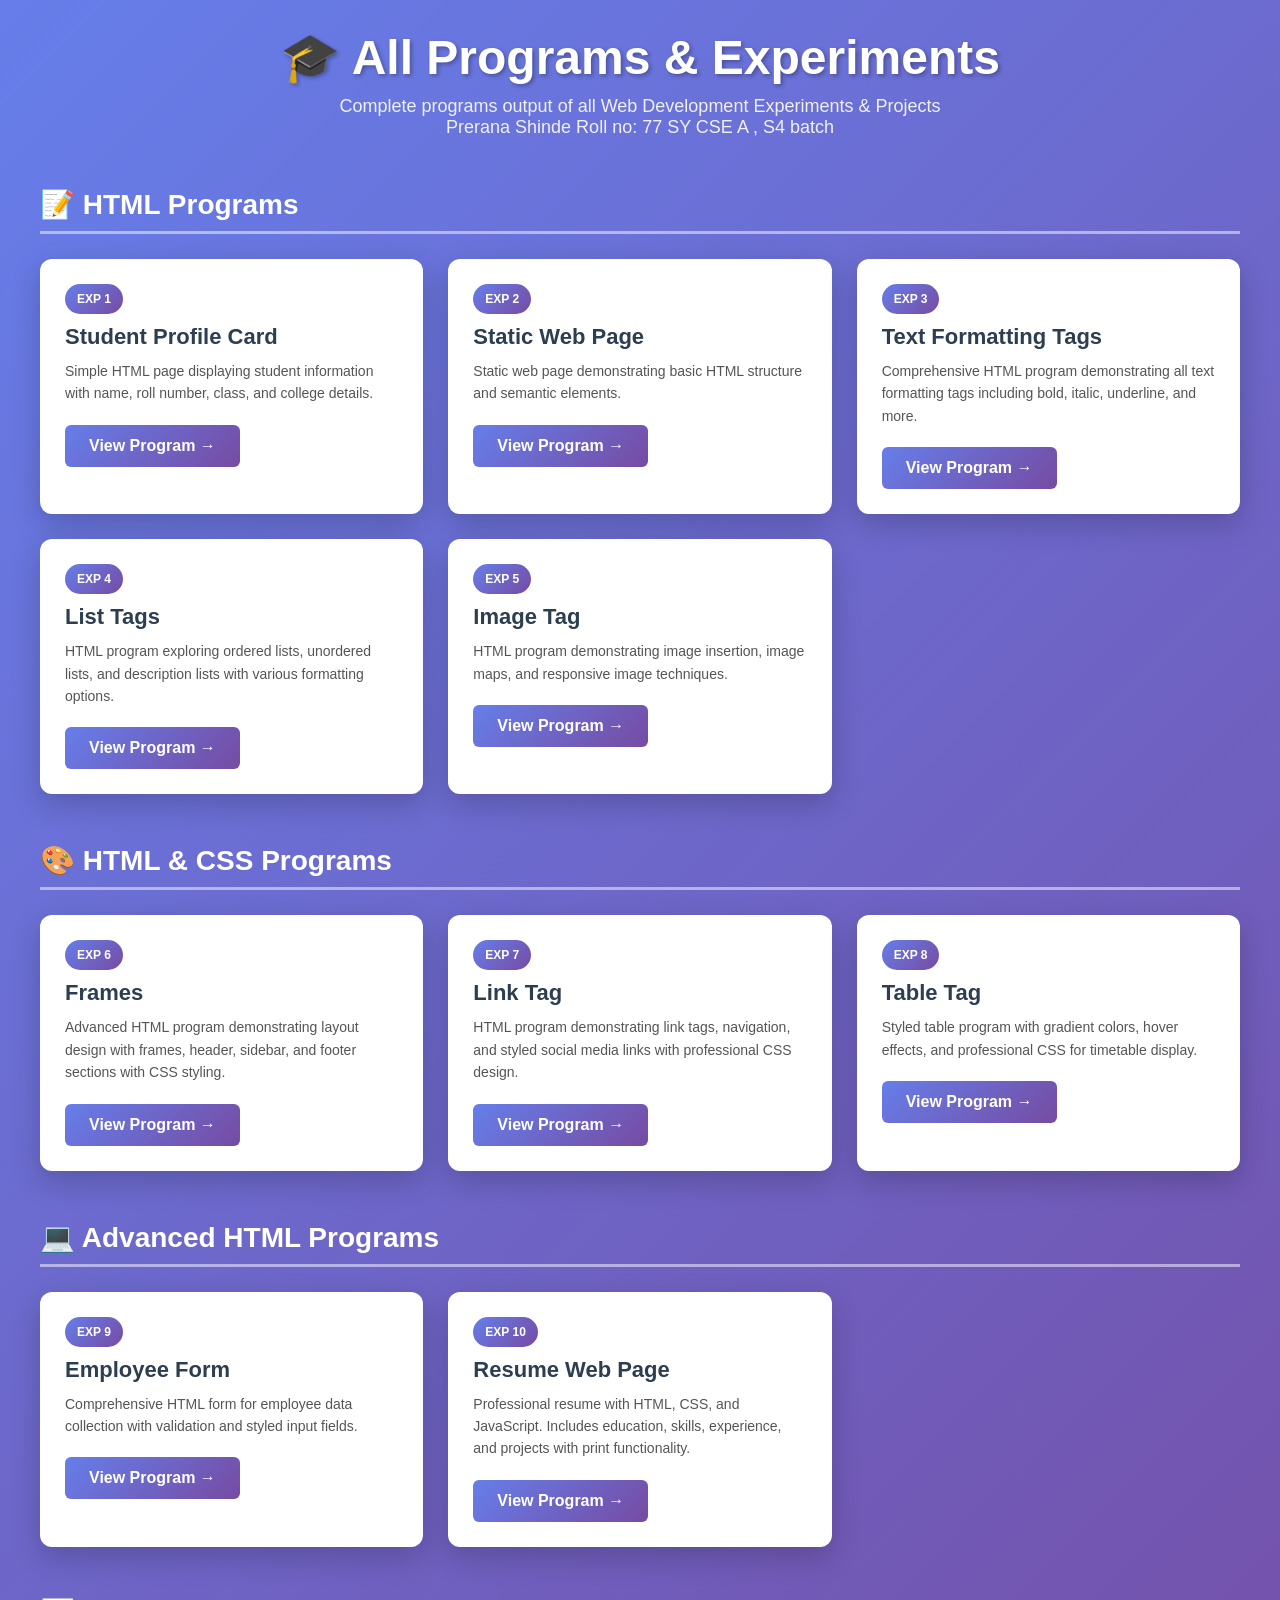
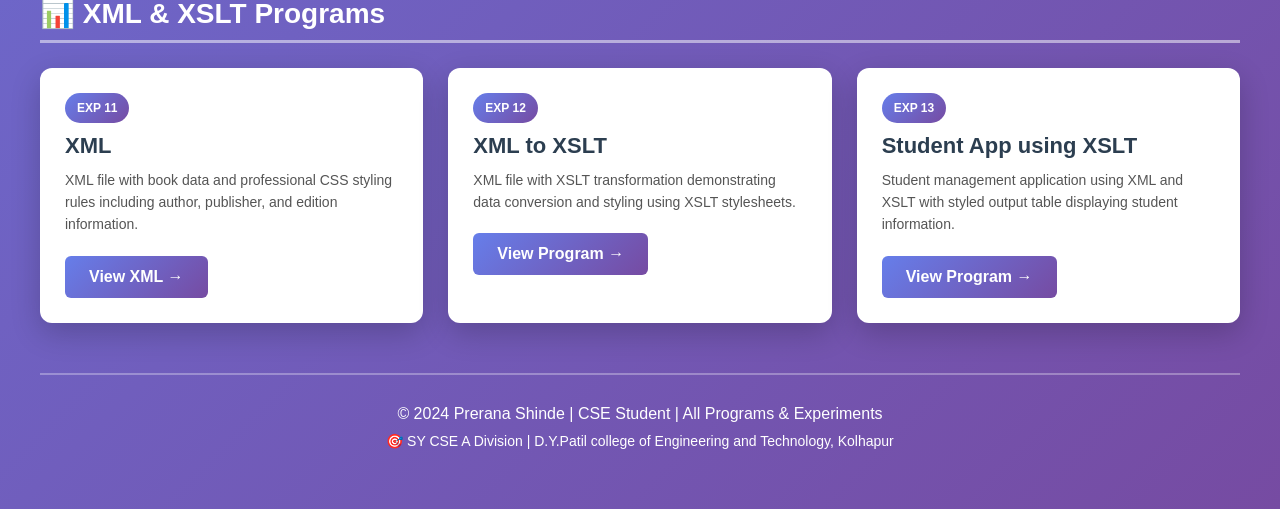
<file: index.html>
<!DOCTYPE html>
<html lang="en">
<head>
    <meta charset="UTF-8">
    <meta name="viewport" content="width=device-width, initial-scale=1.0">
    <title>All Programs - Index</title>
    <style>
        * {
            margin: 0;
            padding: 0;
            box-sizing: border-box;
        }

        body {
            font-family: 'Segoe UI', Tahoma, Geneva, Verdana, sans-serif;
            background: linear-gradient(135deg, #667eea 0%, #764ba2 100%);
            min-height: 100vh;
            padding: 30px 20px;
        }

        .container {
            max-width: 1200px;
            margin: 0 auto;
        }

        header {
            text-align: center;
            color: white;
            margin-bottom: 50px;
        }

        header h1 {
            font-size: 48px;
            margin-bottom: 10px;
            text-shadow: 2px 2px 4px rgba(0, 0, 0, 0.3);
        }

        header p {
            font-size: 18px;
            opacity: 0.9;
        }

        .programs-grid {
            display: grid;
            grid-template-columns: repeat(auto-fill, minmax(320px, 1fr));
            gap: 25px;
            margin-bottom: 40px;
        }

        .program-card {
            background-color: white;
            border-radius: 12px;
            padding: 25px;
            box-shadow: 0 10px 30px rgba(0, 0, 0, 0.2);
            transition: transform 0.3s ease, box-shadow 0.3s ease;
            overflow: hidden;
        }

        .program-card:hover {
            transform: translateY(-8px);
            box-shadow: 0 15px 40px rgba(0, 0, 0, 0.3);
        }

        .program-card .card-number {
            display: inline-block;
            background: linear-gradient(135deg, #667eea 0%, #764ba2 100%);
            color: white;
            padding: 8px 12px;
            border-radius: 20px;
            font-size: 12px;
            font-weight: bold;
            margin-bottom: 10px;
        }

        .program-card h3 {
            color: #2c3e50;
            font-size: 22px;
            margin-bottom: 10px;
            word-break: break-word;
        }

        .program-card p {
            color: #555;
            font-size: 14px;
            margin-bottom: 20px;
            line-height: 1.6;
        }

        .card-link {
            display: inline-block;
            background: linear-gradient(135deg, #667eea 0%, #764ba2 100%);
            color: white;
            padding: 12px 24px;
            text-decoration: none;
            border-radius: 6px;
            font-weight: 600;
            transition: all 0.3s ease;
        }

        .card-link:hover {
            transform: scale(1.05);
            box-shadow: 0 5px 15px rgba(102, 126, 234, 0.4);
        }

        .category {
            margin-bottom: 50px;
        }

        .category-title {
            color: white;
            font-size: 28px;
            font-weight: bold;
            margin-bottom: 25px;
            padding-bottom: 10px;
            border-bottom: 3px solid rgba(255, 255, 255, 0.5);
        }

        .footer {
            text-align: center;
            color: white;
            padding: 30px;
            margin-top: 50px;
            border-top: 2px solid rgba(255, 255, 255, 0.3);
        }

        @media (max-width: 768px) {
            header h1 {
                font-size: 32px;
            }

            .programs-grid {
                grid-template-columns: 1fr;
            }

            .category-title {
                font-size: 22px;
            }
        }
    </style>
</head>
<body>
    <div class="container">
        <header>
            <h1>🎓 All Programs & Experiments</h1>
            <p>Complete programs output of all Web Development Experiments & Projects</p>
            <p> Prerana Shinde 
                Roll no: 77
                SY CSE A , S4 batch </p>
        </header>

        <!-- Basic HTML Programs -->
        <div class="category">
            <h2 class="category-title">📝 HTML Programs</h2>
            <div class="programs-grid">
                <div class="program-card">
                    <span class="card-number">EXP 1</span>
                    <h3>Student Profile Card</h3>
                    <p>Simple HTML page displaying student information with name, roll number, class, and college details.</p>
                    <a href="EXP_1.html" class="card-link">View Program →</a>
                </div>

                <div class="program-card">
                    <span class="card-number">EXP 2</span>
                    <h3>Static Web Page</h3>
                    <p>Static web page demonstrating basic HTML structure and semantic elements.</p>
                    <a href="EXP_2.html" class="card-link">View Program →</a>
                </div>

                <div class="program-card">
                    <span class="card-number">EXP 3</span>
                    <h3>Text Formatting Tags</h3>
                    <p>Comprehensive HTML program demonstrating all text formatting tags including bold, italic, underline, and more.</p>
                    <a href="EXP_3.html" class="card-link">View Program →</a>
                </div>

                <div class="program-card">
                    <span class="card-number">EXP 4</span>
                    <h3>List Tags</h3>
                    <p>HTML program exploring ordered lists, unordered lists, and description lists with various formatting options.</p>
                    <a href="EXP_4.html" class="card-link">View Program →</a>
                </div>

                <div class="program-card">
                    <span class="card-number">EXP 5</span>
                    <h3>Image Tag</h3>
                    <p>HTML program demonstrating image insertion, image maps, and responsive image techniques.</p>
                    <a href="EXP_5.html" class="card-link">View Program →</a>
                </div>
            </div>
        </div>

        <!-- HTML & CSS Programs -->
        <div class="category">
            <h2 class="category-title">🎨 HTML & CSS Programs</h2>
            <div class="programs-grid">
                <div class="program-card">
                    <span class="card-number">EXP 6</span>
                    <h3>Frames</h3>
                    <p>Advanced HTML program demonstrating layout design with frames, header, sidebar, and footer sections with CSS styling.</p>
                    <a href="EXP_6.html" class="card-link">View Program →</a>
                </div>

                <div class="program-card">
                    <span class="card-number">EXP 7</span>
                    <h3>Link Tag</h3>
                    <p>HTML program demonstrating link tags, navigation, and styled social media links with professional CSS design.</p>
                    <a href="EXP_7.html" class="card-link">View Program →</a>
                </div>

                <div class="program-card">
                    <span class="card-number">EXP 8</span>
                    <h3>Table Tag</h3>
                    <p>Styled table program with gradient colors, hover effects, and professional CSS for timetable display.</p>
                    <a href="EXP_8.html" class="card-link">View Program →</a>
                </div>
            </div>
        </div>

        <!-- Advanced HTML & Form Programs -->
        <div class="category">
            <h2 class="category-title">💻 Advanced HTML Programs</h2>
            <div class="programs-grid">
                <div class="program-card">
                    <span class="card-number">EXP 9</span>
                    <h3>Employee Form</h3>
                    <p>Comprehensive HTML form for employee data collection with validation and styled input fields.</p>
                    <a href="EXP_9.html" class="card-link">View Program →</a>
                </div>

                <div class="program-card">
                    <span class="card-number">EXP 10</span>
                    <h3>Resume Web Page</h3>
                    <p>Professional resume with HTML, CSS, and JavaScript. Includes education, skills, experience, and projects with print functionality.</p>
                    <a href="EXP_10.html" class="card-link">View Program →</a>
                </div>
            </div>
        </div>

        <!-- XML & XSLT Programs -->
        <div class="category">
            <h2 class="category-title">📊 XML & XSLT Programs</h2>
            <div class="programs-grid">
                <div class="program-card">
                    <span class="card-number">EXP 11</span>
                    <h3>XML</h3>
                    <p>XML file with book data and professional CSS styling rules including author, publisher, and edition information.</p>
                    <a href="EXP_11/EXP_11.xml" class="card-link">View XML →</a>
                </div>

                <div class="program-card">
                    <span class="card-number">EXP 12</span>
                    <h3>XML to XSLT</h3>
                    <p>XML file with XSLT transformation demonstrating data conversion and styling using XSLT stylesheets.</p>
                    <a href="EXP_12/cdcatlog_output.html" class="card-link">View Program →</a>
                </div>

                <div class="program-card">
                    <span class="card-number">EXP 13</span>
                    <h3>Student App using XSLT</h3>
                    <p>Student management application using XML and XSLT with styled output table displaying student information.</p>
                    <a href="EXP_13/students_output.html" class="card-link">View Program →</a>
                </div>
            </div>
        </div>

        <div class="footer">
            <p>&copy; 2024 Prerana Shinde | CSE Student | All Programs & Experiments</p>
            <p style="margin-top: 10px; font-size: 14px;">🎯 SY CSE A Division | D.Y.Patil college of Engineering and Technology, Kolhapur</p>
        </div>
    </div>
</body>
</html>
</file>
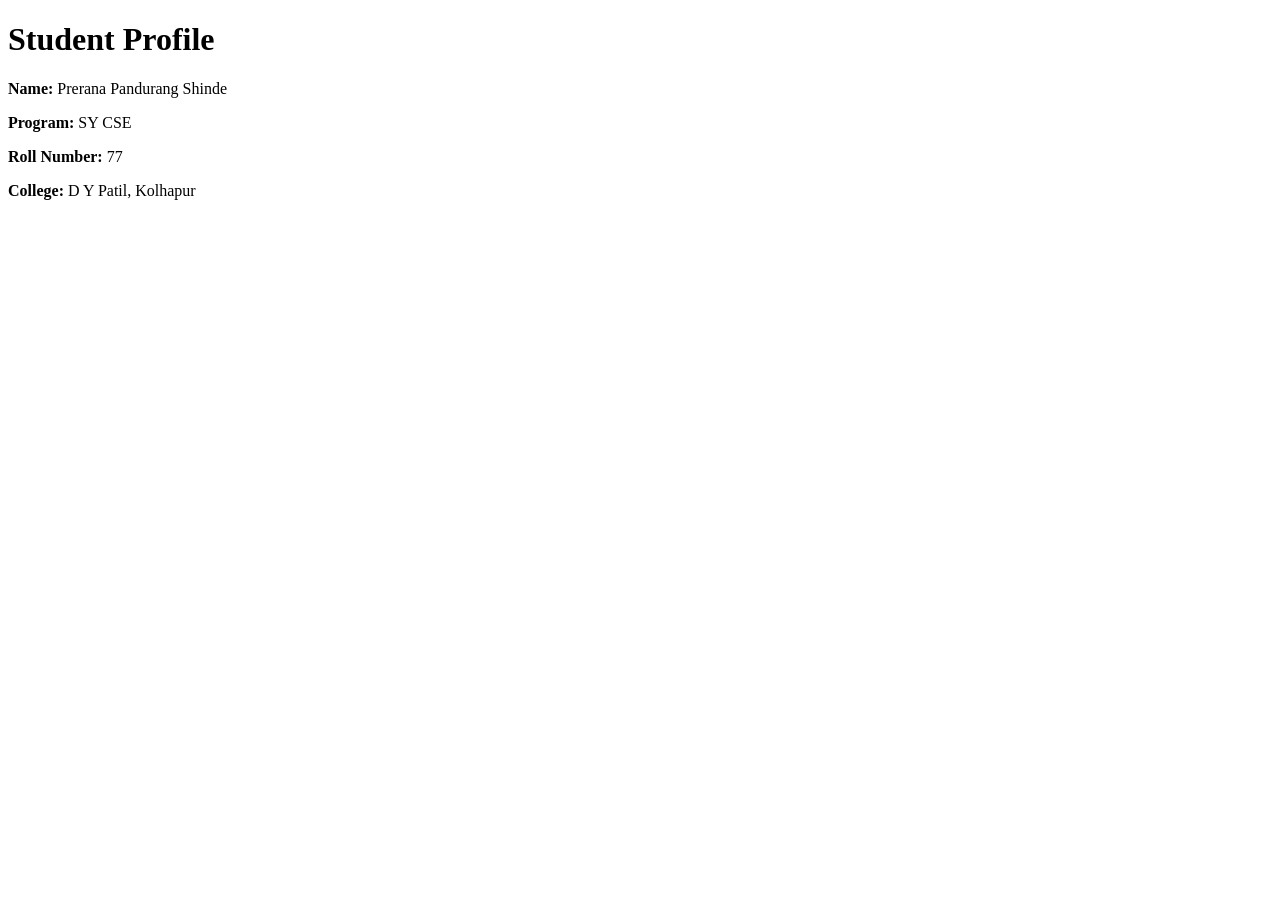
<file: EXP_1.html>
<!DOCTYPE html>
<html lang="en">
<head>
    <meta charset="UTF-8">
    <meta name="viewport" content="width=device-width, initial-scale=1.0">
    <title>Student Information</title>
</head>
<body>
    <div>
        <h1>Student Profile</h1>
        
        <div>
            <p><strong>Name:</strong> Prerana Pandurang Shinde</p>
        </div>
        
        <div>
            <p><strong>Program:</strong> SY CSE</p>
        </div>
        
        <div>
            <p><strong>Roll Number:</strong> 77</p>
        </div>
        
        <div>
            <p><strong>College:</strong> D Y Patil, Kolhapur</p>
        </div>
    </div>
</body>
</html>
</file>
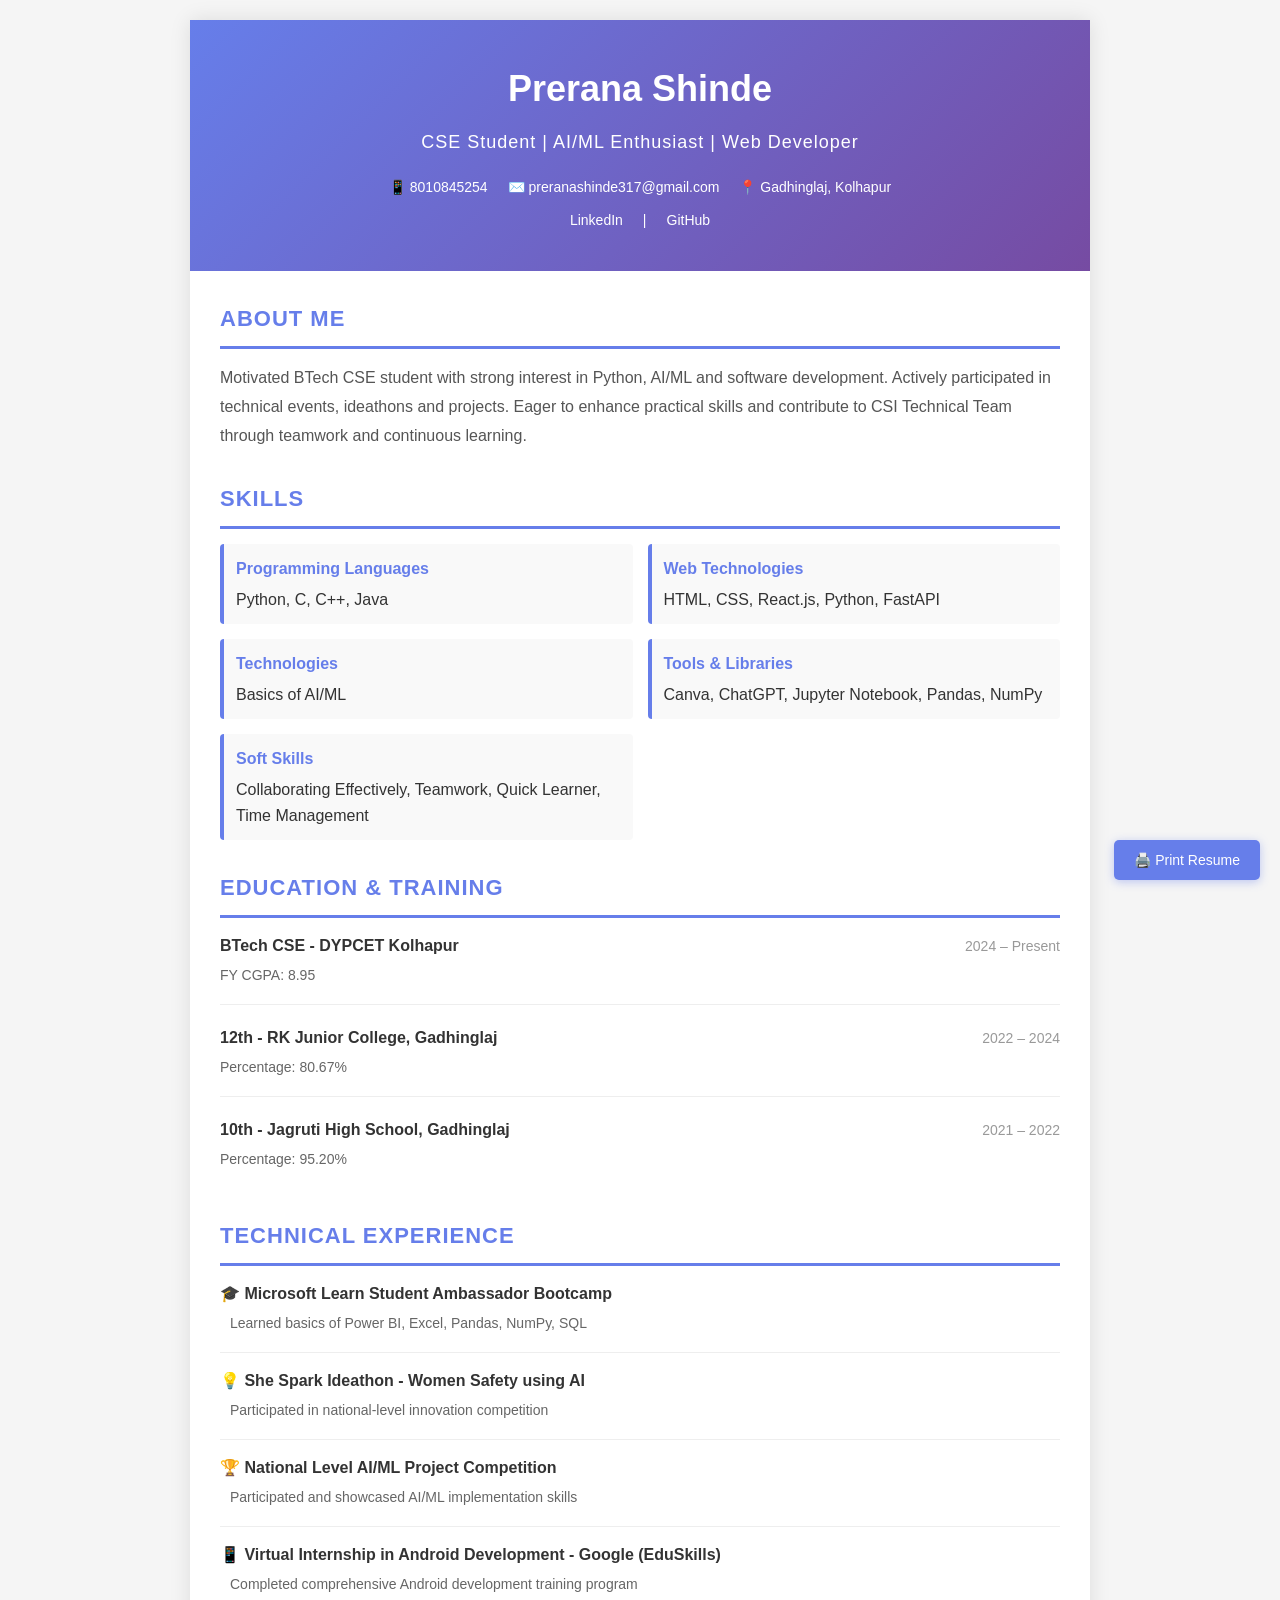
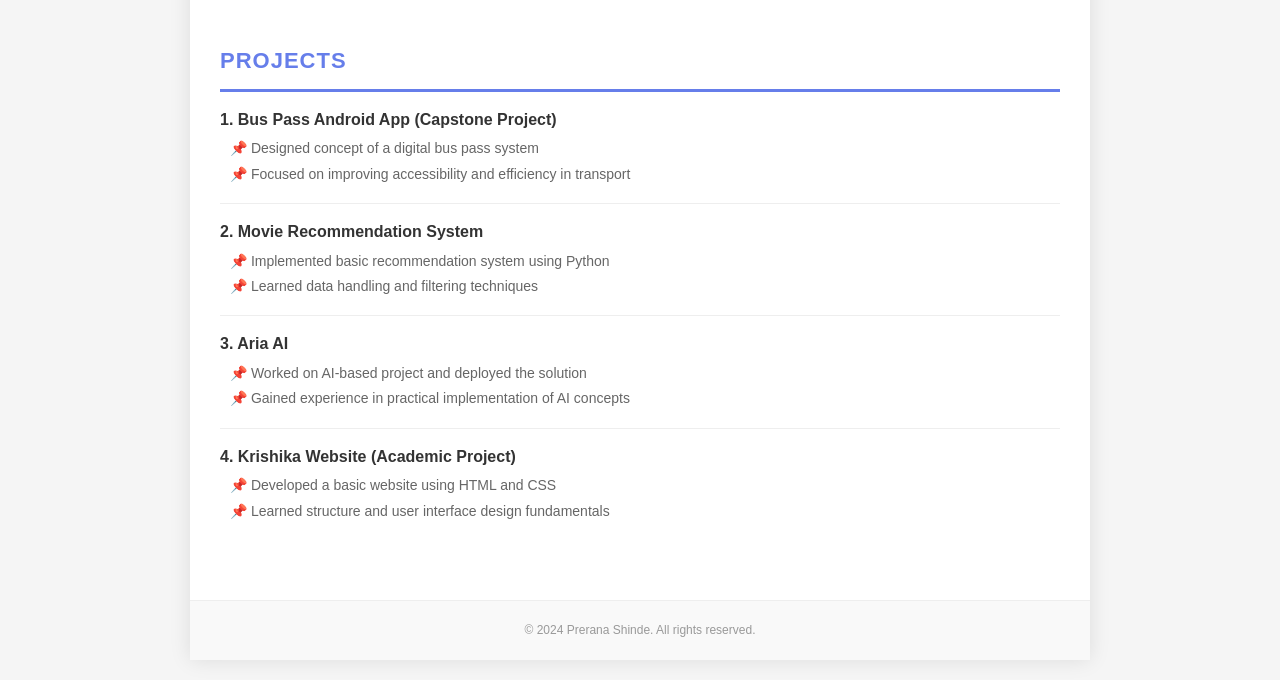
<file: EXP_10.html>
<!DOCTYPE html>
<html lang="en">
<head>
    <meta charset="UTF-8">
    <meta name="viewport" content="width=device-width, initial-scale=1.0">
    <title>Prerana Shinde - Resume</title>
    <style>
        * {
            margin: 0;
            padding: 0;
            box-sizing: border-box;
        }

        body {
            font-family: 'Segoe UI', Tahoma, Geneva, Verdana, sans-serif;
            background-color: #f5f5f5;
            color: #333;
            line-height: 1.6;
        }

        .container {
            max-width: 900px;
            margin: 20px auto;
            background-color: white;
            box-shadow: 0 0 20px rgba(0, 0, 0, 0.1);
        }

        header {
            background: linear-gradient(135deg, #667eea 0%, #764ba2 100%);
            color: white;
            padding: 40px 30px;
            text-align: center;
        }

        header h1 {
            font-size: 36px;
            margin-bottom: 10px;
            font-weight: 700;
        }

        header .title {
            font-size: 18px;
            font-weight: 300;
            margin-bottom: 20px;
            letter-spacing: 1px;
        }

        .contact-info {
            display: flex;
            justify-content: center;
            gap: 20px;
            flex-wrap: wrap;
            font-size: 14px;
        }

        .contact-info a {
            color: white;
            text-decoration: none;
            transition: opacity 0.3s;
        }

        .contact-info a:hover {
            opacity: 0.8;
        }

        main {
            padding: 30px;
        }

        section {
            margin-bottom: 30px;
        }

        h2 {
            color: #667eea;
            font-size: 22px;
            border-bottom: 3px solid #667eea;
            padding-bottom: 10px;
            margin-bottom: 15px;
            text-transform: uppercase;
            letter-spacing: 1px;
        }

        .about-content {
            line-height: 1.8;
            color: #555;
        }

        .skills-list {
            display: grid;
            grid-template-columns: 1fr 1fr;
            gap: 15px;
        }

        .skill-category {
            background-color: #f9f9f9;
            padding: 12px;
            border-left: 4px solid #667eea;
            border-radius: 4px;
        }

        .skill-category strong {
            color: #667eea;
            display: block;
            margin-bottom: 5px;
        }

        .education-item {
            margin-bottom: 20px;
            padding-bottom: 15px;
            border-bottom: 1px solid #eee;
        }

        .education-item:last-child {
            border-bottom: none;
        }

        .education-header {
            display: flex;
            justify-content: space-between;
            align-items: baseline;
            margin-bottom: 5px;
        }

        .education-header h3 {
            color: #333;
            font-size: 16px;
        }

        .education-header .year {
            color: #999;
            font-size: 14px;
        }

        .education-header .cgpa {
            color: #667eea;
            font-weight: bold;
        }

        .education-item p {
            color: #666;
            font-size: 14px;
            margin: 3px 0;
        }

        .experience-item,
        .project-item {
            margin-bottom: 15px;
            padding-bottom: 15px;
            border-bottom: 1px solid #eee;
        }

        .experience-item:last-child,
        .project-item:last-child {
            border-bottom: none;
        }

        .experience-item h3,
        .project-item h3 {
            color: #333;
            margin-bottom: 5px;
            font-size: 16px;
        }

        .experience-item p,
        .project-item p {
            color: #666;
            font-size: 14px;
            margin: 3px 0;
            padding-left: 10px;
        }

        ul {
            margin-left: 20px;
        }

        ul li {
            margin-bottom: 8px;
            color: #555;
        }

        .highlight {
            color: #667eea;
            font-weight: 500;
        }

        footer {
            background-color: #f9f9f9;
            padding: 20px 30px;
            text-align: center;
            color: #999;
            font-size: 12px;
            border-top: 1px solid #eee;
        }

        .print-btn {
            position: fixed;
            bottom: 20px;
            right: 20px;
            background-color: #667eea;
            color: white;
            padding: 12px 20px;
            border: none;
            border-radius: 5px;
            cursor: pointer;
            font-size: 14px;
            transition: background-color 0.3s;
            box-shadow: 0 2px 10px rgba(102, 126, 234, 0.4);
        }

        .print-btn:hover {
            background-color: #764ba2;
        }

        @media print {
            body {
                background-color: white;
            }
            .container {
                box-shadow: none;
                max-width: 100%;
            }
            .print-btn {
                display: none;
            }
        }

        @media (max-width: 768px) {
            header h1 {
                font-size: 28px;
            }
            .contact-info {
                gap: 10px;
            }
            .skills-list {
                grid-template-columns: 1fr;
            }
            main {
                padding: 20px;
            }
        }
    </style>
</head>
<body>
    <div class="container">
        <header>
            <h1>Prerana Shinde</h1>
            <p class="title">CSE Student | AI/ML Enthusiast | Web Developer</p>
            <div class="contact-info">
                <span>📱 <a href="tel:8010845254">8010845254</a></span>
                <span>✉️ <a href="mailto:preranashinde317@gmail.com">preranashinde317@gmail.com</a></span>
                <span>📍 Gadhinglaj, Kolhapur</span>
            </div>
            <div class="contact-info" style="margin-top: 10px;">
                <a href="https://www.linkedin.com/in/prerana-shinde-17b54832b/" target="_blank">LinkedIn</a>
                <span>|</span>
                <a href="https://github.com/Prerana030806" target="_blank">GitHub</a>
            </div>
        </header>

        <main>
            <!-- About Me Section -->
            <section id="about">
                <h2>About Me</h2>
                <div class="about-content">
                    <p>Motivated BTech CSE student with strong interest in Python, AI/ML and software development. Actively participated in technical events, ideathons and projects. Eager to enhance practical skills and contribute to CSI Technical Team through teamwork and continuous learning.</p>
                </div>
            </section>

            <!-- Skills Section -->
            <section id="skills">
                <h2>Skills</h2>
                <div class="skills-list">
                    <div class="skill-category">
                        <strong>Programming Languages</strong>
                        <p>Python, C, C++, Java</p>
                    </div>
                    <div class="skill-category">
                        <strong>Web Technologies</strong>
                        <p>HTML, CSS, React.js, Python, FastAPI</p>
                    </div>
                    <div class="skill-category">
                        <strong>Technologies</strong>
                        <p>Basics of AI/ML</p>
                    </div>
                    <div class="skill-category">
                        <strong>Tools & Libraries</strong>
                        <p>Canva, ChatGPT, Jupyter Notebook, Pandas, NumPy</p>
                    </div>
                    <div class="skill-category">
                        <strong>Soft Skills</strong>
                        <p>Collaborating Effectively, Teamwork, Quick Learner, Time Management</p>
                    </div>
                </div>
            </section>

            <!-- Education Section -->
            <section id="education">
                <h2>Education & Training</h2>
                
                <div class="education-item">
                    <div class="education-header">
                        <h3>BTech CSE - DYPCET Kolhapur</h3>
                        <span class="year">2024 – Present</span>
                    </div>
                    <p><span class="cgpa">FY CGPA: 8.95</span></p>
                </div>

                <div class="education-item">
                    <div class="education-header">
                        <h3>12th - RK Junior College, Gadhinglaj</h3>
                        <span class="year">2022 – 2024</span>
                    </div>
                    <p><span class="cgpa">Percentage: 80.67%</span></p>
                </div>

                <div class="education-item">
                    <div class="education-header">
                        <h3>10th - Jagruti High School, Gadhinglaj</h3>
                        <span class="year">2021 – 2022</span>
                    </div>
                    <p><span class="cgpa">Percentage: 95.20%</span></p>
                </div>
            </section>

            <!-- Technical Experience Section -->
            <section id="experience">
                <h2>Technical Experience</h2>
                
                <div class="experience-item">
                    <h3>🎓 Microsoft Learn Student Ambassador Bootcamp</h3>
                    <p>Learned basics of Power BI, Excel, Pandas, NumPy, SQL</p>
                </div>

                <div class="experience-item">
                    <h3>💡 She Spark Ideathon - Women Safety using AI</h3>
                    <p>Participated in national-level innovation competition</p>
                </div>

                <div class="experience-item">
                    <h3>🏆 National Level AI/ML Project Competition</h3>
                    <p>Participated and showcased AI/ML implementation skills</p>
                </div>

                <div class="experience-item">
                    <h3>📱 Virtual Internship in Android Development - Google (EduSkills)</h3>
                    <p>Completed comprehensive Android development training program</p>
                </div>
            </section>

            <!-- Projects Section -->
            <section id="projects">
                <h2>Projects</h2>

                <div class="project-item">
                    <h3>1. Bus Pass Android App (Capstone Project)</h3>
                    <p>📌 Designed concept of a digital bus pass system</p>
                    <p>📌 Focused on improving accessibility and efficiency in transport</p>
                </div>

                <div class="project-item">
                    <h3>2. Movie Recommendation System</h3>
                    <p>📌 Implemented basic recommendation system using Python</p>
                    <p>📌 Learned data handling and filtering techniques</p>
                </div>

                <div class="project-item">
                    <h3>3. Aria AI</h3>
                    <p>📌 Worked on AI-based project and deployed the solution</p>
                    <p>📌 Gained experience in practical implementation of AI concepts</p>
                </div>

                <div class="project-item">
                    <h3>4. Krishika Website (Academic Project)</h3>
                    <p>📌 Developed a basic website using HTML and CSS</p>
                    <p>📌 Learned structure and user interface design fundamentals</p>
                </div>
            </section>
        </main>

        <footer>
            <p>&copy; 2024 Prerana Shinde. All rights reserved.</p>
        </footer>
    </div>

    <button class="print-btn" onclick="printResume()">🖨️ Print Resume</button>

    <script>
        function printResume() {
            window.print();
        }

        // Smooth scroll for links
        document.querySelectorAll('a[href^="#"]').forEach(anchor => {
            anchor.addEventListener('click', function (e) {
                e.preventDefault();
                const target = document.querySelector(this.getAttribute('href'));
                if (target) {
                    target.scrollIntoView({
                        behavior: 'smooth'
                    });
                }
            });
        });

        // Add animation to sections on scroll
        const observerOptions = {
            threshold: 0.1,
            rootMargin: '0px 0px -100px 0px'
        };

        const observer = new IntersectionObserver(function(entries) {
            entries.forEach(entry => {
                if (entry.isIntersecting) {
                    entry.target.style.opacity = '1';
                    entry.target.style.transform = 'translateY(0)';
                }
            });
        }, observerOptions);

        document.querySelectorAll('section').forEach(section => {
            section.style.opacity = '0';
            section.style.transform = 'translateY(20px)';
            section.style.transition = 'opacity 0.6s ease, transform 0.6s ease';
            observer.observe(section);
        });
    </script>
</body>
</html>
</file>
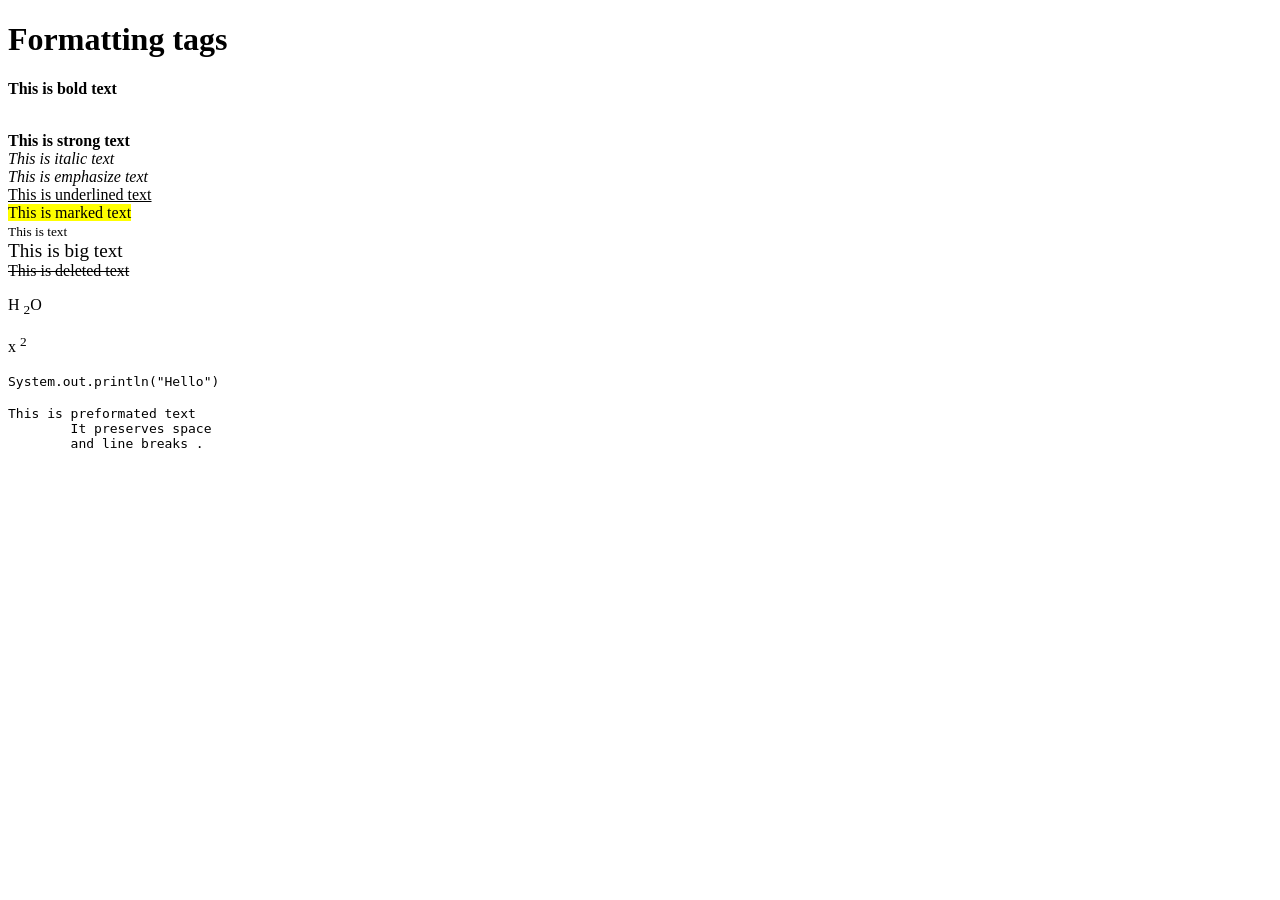
<file: EXP_3.html>
<!DOCTYPE html>
<html lang="en">
<head>
    <meta charset="UTF-8">
    <meta name="viewport" content="width=device-width, initial-scale=1.0">
    <title>Text formatting tags</title>
</head>
<body>
    <h1>Formatting tags</h1>

    <p><b>This is bold text</b></p><br>

    <strong>This is strong text</strong><br>

    <i>This is italic text</i><br>

    <em>This is emphasize text</em><br>

    <u>This is underlined text</u><br>

    <mark>This is marked text</mark><br>

    <small>This is text</small><br>

    <big>This is big text</big><br>

    <del>This is deleted text</del><br>

    <p>H <sub>2</sub>O</p>

    <p>x <sup>2</sup></p>

    <p><code>System.out.println("Hello")</code></p>
    
    <pre>This is preformated text 
        It preserves space 
        and line breaks .
    </pre><br>
</body>
</html>
</file>
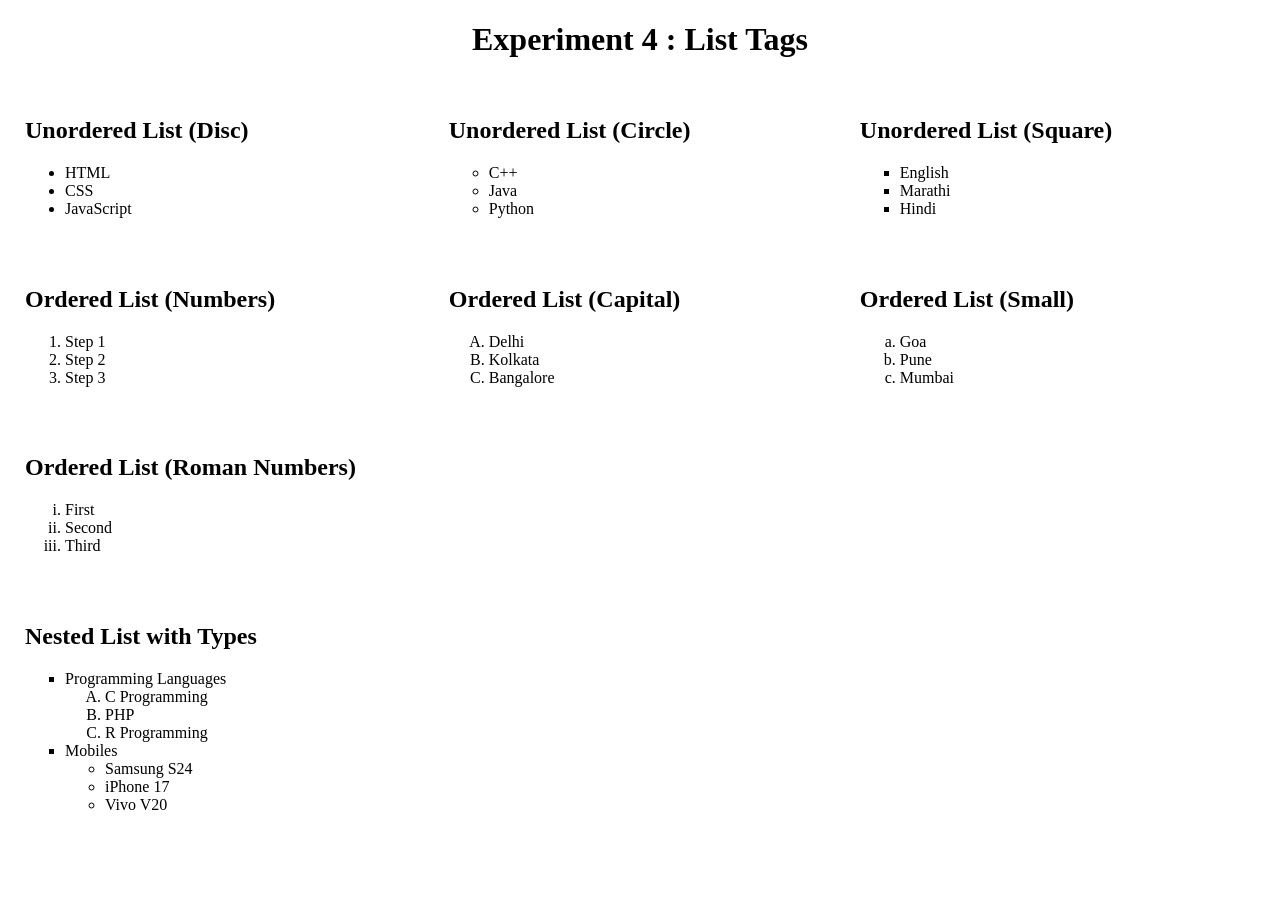
<file: EXP_4. _list.html>
<!DOCTYPE html>
<html lang="en">
<head>
    <meta charset="UTF-8">
    <meta name="viewport" content="width=device-width, initial-scale=1.0">
    <title>EXP 4 - List Tags</title>
</head>
<body>

<h1 align="center">Experiment 4 : List Tags</h1>

<table border="0" width="100%" cellpadding="15">
    <tr>
        <td>
            <h2>Unordered List (Disc)</h2>
            <ul type="disc">
                <li>HTML</li>
                <li>CSS</li>
                <li>JavaScript</li>
            </ul>
        </td>

        <td>
            <h2>Unordered List (Circle)</h2>
            <ul type="circle">
                <li>C++</li>
                <li>Java</li>
                <li>Python</li>
            </ul>
        </td>

        <td>
            <h2>Unordered List (Square)</h2>
            <ul type="square">
                <li>English</li>
                <li>Marathi</li>
                <li>Hindi</li>
            </ul>
        </td>
    </tr>

    <!-- Ordered Lists -->
    <tr>
        <td>
            <h2>Ordered List (Numbers)</h2>
            <ol type="1">
                <li>Step 1</li>
                <li>Step 2</li>
                <li>Step 3</li>
            </ol>
        </td>

        <td>
            <h2>Ordered List (Capital)</h2>
            <ol type="A">
                <li>Delhi</li>
                <li>Kolkata</li>
                <li>Bangalore</li>
            </ol>
        </td>

        <td>
            <h2>Ordered List (Small)</h2>
            <ol type="a">
                <li>Goa</li>
                <li>Pune</li>
                <li>Mumbai</li>
            </ol>
        </td>
    </tr>

    <tr>
        <td colspan="3">
            <h2>Ordered List (Roman Numbers)</h2>
            <ol type="i">
                <li>First</li>
                <li>Second</li>
                <li>Third</li>
            </ol>
        </td>
    </tr>

    <!-- Nested List -->
    <tr>
        <td colspan="3">
            <h2>Nested List with Types</h2>
            <ul type="square">
                <li>Programming Languages
                    <ol type="A">
                        <li>C Programming</li>
                        <li>PHP</li>
                        <li>R Programming</li>
                    </ol>
                </li>

                <li>Mobiles
                    <ul type="circle">
                        <li>Samsung S24</li>
                        <li>iPhone 17</li>
                        <li>Vivo V20</li>
                    </ul>
                </li>
            </ul>
        </td>
    </tr>

</table>

</body>
</html>
</file>
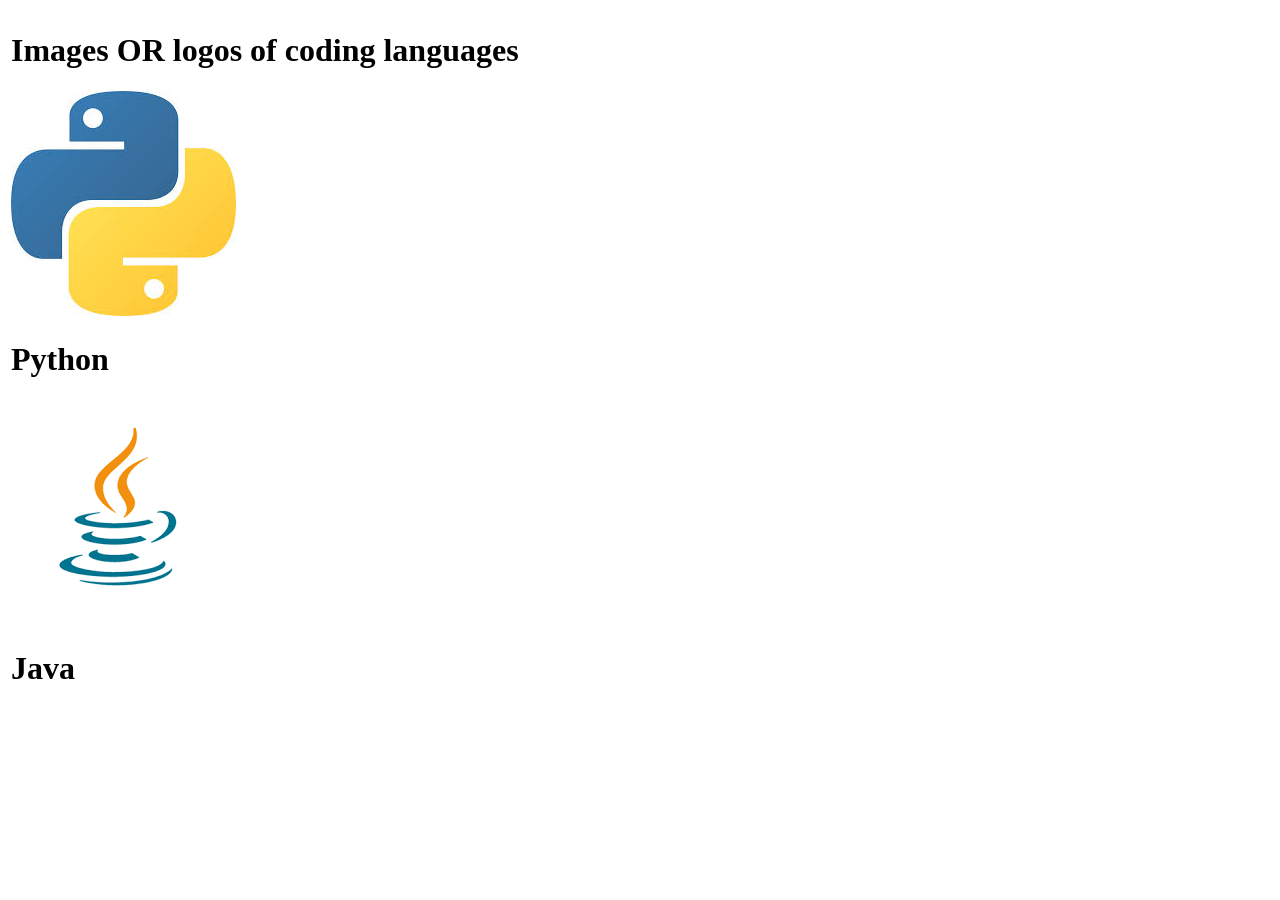
<file: EXP_5.html>
<!DOCTYPE html>
<html lang="en">
<head>
    <meta charset="UTF-8">
    <meta name="viewport" content="width=device-width, initial-scale=1.0">
    <title>EXP 5 Image Tags</title>
</head>
<body>
    <table>
        <tr> 
            <td><h1>Images OR logos of coding languages </h1>
            <img src="python image.jpg" alt="Python" title="Python">
            <h1 >Python</h1>
            
            <img src="java image.png" alt="Java" title="Java">
            <h1>Java</h1>
            </td>
        </tr>
    </table>
</body>
</html>
</file>
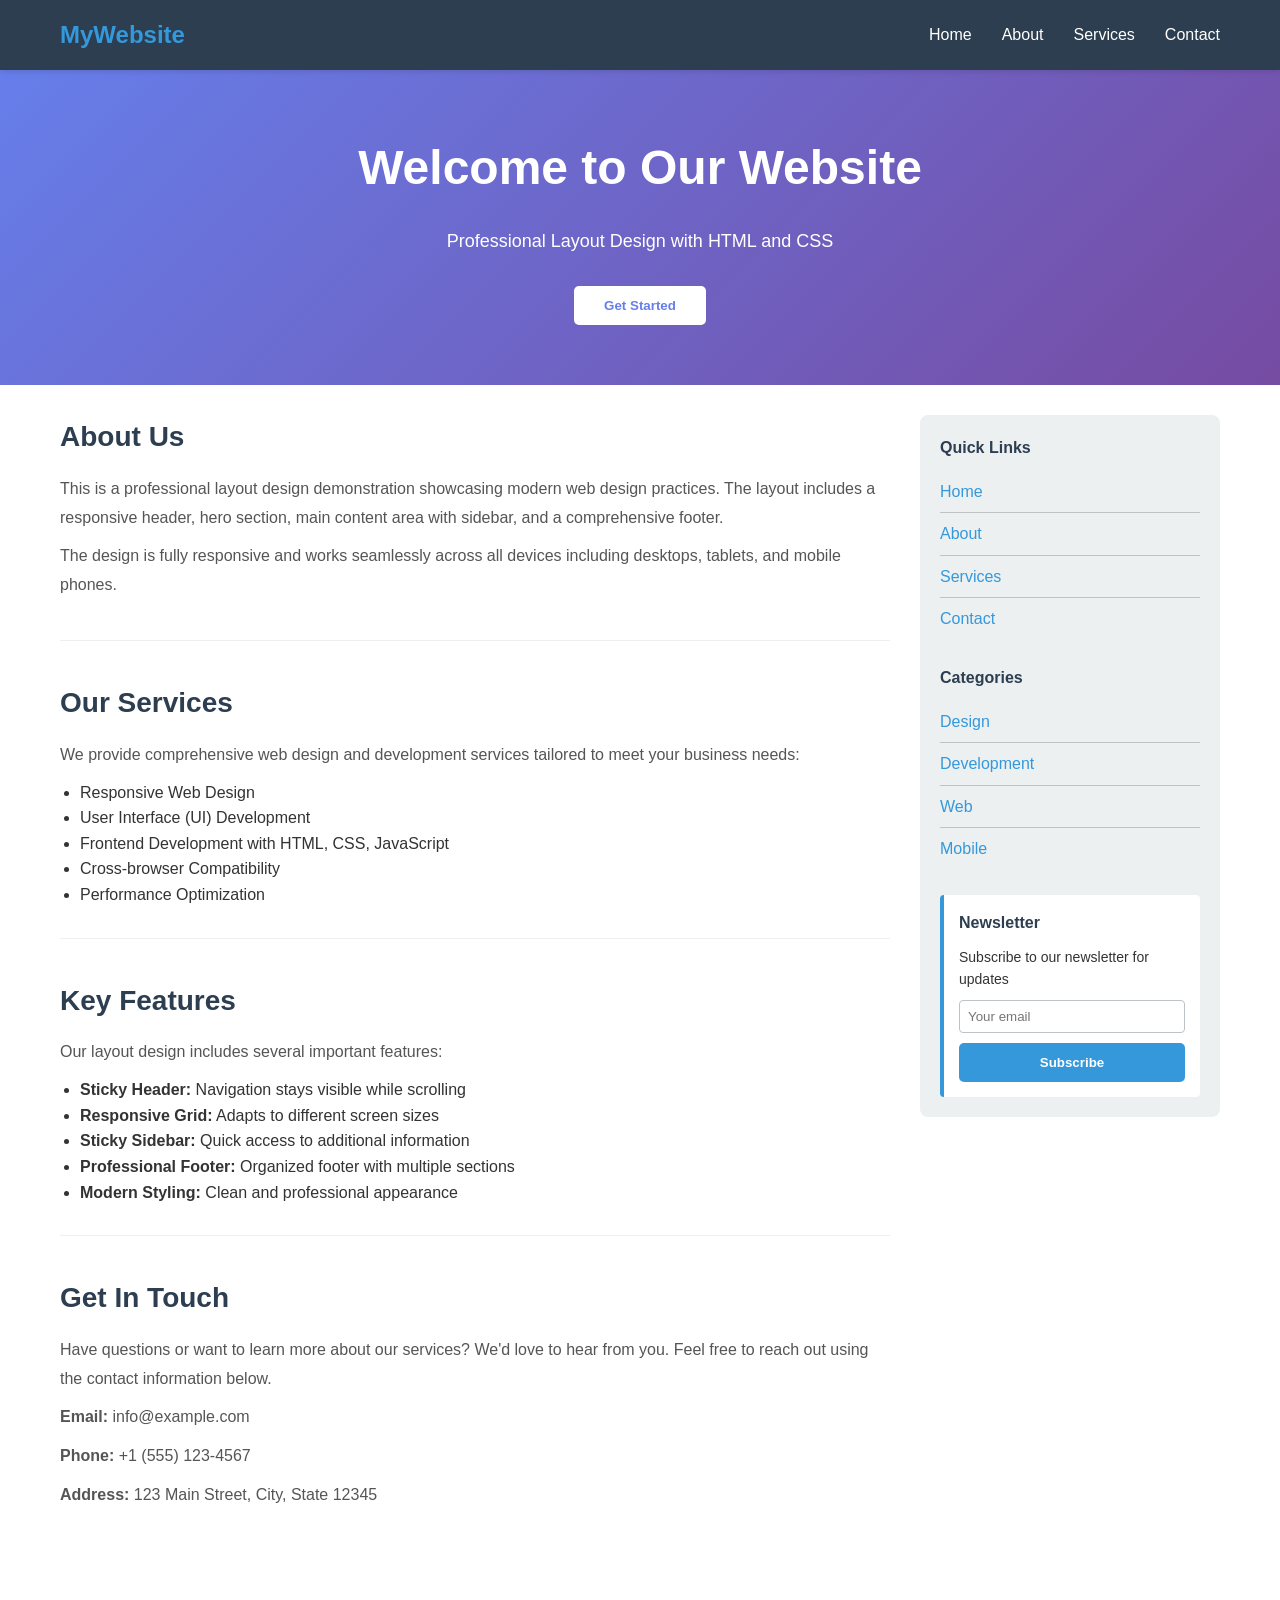
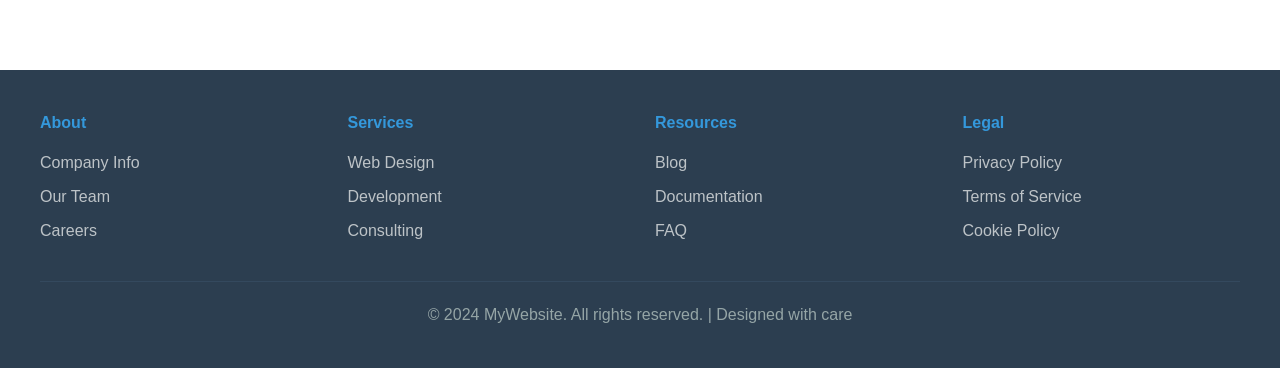
<file: EXP_6.html>
<!DOCTYPE html>
<html lang="en">
<head>
    <meta charset="UTF-8">
    <meta name="viewport" content="width=device-width, initial-scale=1.0">
    <title>Layout Design</title>
    <style>
        * {
            margin: 0;
            padding: 0;
            box-sizing: border-box;
        }

        body {
            font-family: 'Segoe UI', Tahoma, Geneva, Verdana, sans-serif;
            line-height: 1.6;
            color: #333;
        }

        /* Header & Navigation */
        header {
            background-color: #2c3e50;
            color: white;
            padding: 1rem 0;
            position: sticky;
            top: 0;
            z-index: 100;
            box-shadow: 0 2px 5px rgba(0,0,0,0.1);
        }

        .header-container {
            max-width: 1200px;
            margin: 0 auto;
            padding: 0 20px;
            display: flex;
            justify-content: space-between;
            align-items: center;
        }

        .logo {
            font-size: 24px;
            font-weight: bold;
            color: #3498db;
        }

        nav ul {
            list-style: none;
            display: flex;
            gap: 30px;
        }

        nav a {
            color: white;
            text-decoration: none;
            transition: color 0.3s;
        }

        nav a:hover {
            color: #3498db;
        }

        /* Hero Section */
        .hero {
            background: linear-gradient(135deg, #667eea 0%, #764ba2 100%);
            color: white;
            padding: 60px 20px;
            text-align: center;
        }

        .hero h1 {
            font-size: 48px;
            margin-bottom: 20px;
        }

        .hero p {
            font-size: 18px;
            margin-bottom: 30px;
        }

        .btn {
            display: inline-block;
            background-color: white;
            color: #667eea;
            padding: 12px 30px;
            border-radius: 5px;
            text-decoration: none;
            font-weight: bold;
            transition: background-color 0.3s;
            cursor: pointer;
            border: none;
        }

        .btn:hover {
            background-color: #ecf0f1;
        }

        /* Main Container */
        .main-container {
            max-width: 1200px;
            margin: 0 auto;
            padding: 0 20px;
            display: grid;
            grid-template-columns: 1fr 300px;
            gap: 30px;
            min-height: calc(100vh - 400px);
            padding-top: 30px;
            padding-bottom: 30px;
        }

        /* Main Content */
        main {
            background-color: #fff;
        }

        .content-section {
            margin-bottom: 40px;
            padding-bottom: 30px;
            border-bottom: 1px solid #ecf0f1;
        }

        .content-section:last-child {
            border-bottom: none;
        }

        h2 {
            color: #2c3e50;
            margin-bottom: 15px;
            font-size: 28px;
        }

        .content-section p {
            color: #555;
            line-height: 1.8;
            margin-bottom: 10px;
        }

        /* Sidebar */
        aside {
            background-color: #ecf0f1;
            padding: 20px;
            border-radius: 8px;
            height: fit-content;
            position: sticky;
            top: 80px;
        }

        .sidebar-widget {
            margin-bottom: 25px;
        }

        .sidebar-widget:last-child {
            margin-bottom: 0;
        }

        .sidebar-widget h3 {
            color: #2c3e50;
            margin-bottom: 10px;
            font-size: 16px;
        }

        .sidebar-widget ul {
            list-style: none;
        }

        .sidebar-widget ul li {
            padding: 8px 0;
            border-bottom: 1px solid #bdc3c7;
        }

        .sidebar-widget ul li:last-child {
            border-bottom: none;
        }

        .sidebar-widget a {
            color: #3498db;
            text-decoration: none;
            transition: color 0.3s;
        }

        .sidebar-widget a:hover {
            color: #2980b9;
        }

        .sidebar-box {
            background-color: white;
            padding: 15px;
            border-left: 4px solid #3498db;
            border-radius: 4px;
        }

        /* Footer */
        footer {
            background-color: #2c3e50;
            color: white;
            text-align: center;
            padding: 40px 20px;
            margin-top: 50px;
        }

        .footer-content {
            max-width: 1200px;
            margin: 0 auto;
        }

        .footer-sections {
            display: grid;
            grid-template-columns: repeat(auto-fit, minmax(250px, 1fr));
            gap: 30px;
            margin-bottom: 30px;
            text-align: left;
        }

        .footer-section h4 {
            margin-bottom: 15px;
            color: #3498db;
        }

        .footer-section ul {
            list-style: none;
        }

        .footer-section ul li {
            margin-bottom: 8px;
        }

        .footer-section a {
            color: #bdc3c7;
            text-decoration: none;
            transition: color 0.3s;
        }

        .footer-section a:hover {
            color: #3498db;
        }

        .footer-bottom {
            border-top: 1px solid #34495e;
            padding-top: 20px;
            color: #95a5a6;
        }

        /* Responsive Design */
        @media (max-width: 768px) {
            nav ul {
                gap: 15px;
            }

            .hero h1 {
                font-size: 36px;
            }

            .main-container {
                grid-template-columns: 1fr;
            }

            aside {
                position: static;
            }

            .header-container {
                flex-direction: column;
                gap: 15px;
            }

            nav ul {
                flex-direction: column;
                gap: 10px;
            }
        }
    </style>
</head>
<body>
    <!-- Header -->
    <header>
        <div class="header-container">
            <div class="logo">MyWebsite</div>
            <nav>
                <ul>
                    <li><a href="#home">Home</a></li>
                    <li><a href="#about">About</a></li>
                    <li><a href="#services">Services</a></li>
                    <li><a href="#contact">Contact</a></li>
                </ul>
            </nav>
        </div>
    </header>

    <!-- Hero Section -->
    <section class="hero">
        <h1>Welcome to Our Website</h1>
        <p>Professional Layout Design with HTML and CSS</p>
        <button class="btn">Get Started</button>
    </section>

    <!-- Main Container -->
    <div class="main-container">
        <!-- Main Content -->
        <main>
            <section class="content-section" id="about">
                <h2>About Us</h2>
                <p>This is a professional layout design demonstration showcasing modern web design practices. The layout includes a responsive header, hero section, main content area with sidebar, and a comprehensive footer.</p>
                <p>The design is fully responsive and works seamlessly across all devices including desktops, tablets, and mobile phones.</p>
            </section>

            <section class="content-section" id="services">
                <h2>Our Services</h2>
                <p>We provide comprehensive web design and development services tailored to meet your business needs:</p>
                <ul style="margin-left: 20px; margin-top: 10px;">
                    <li>Responsive Web Design</li>
                    <li>User Interface (UI) Development</li>
                    <li>Frontend Development with HTML, CSS, JavaScript</li>
                    <li>Cross-browser Compatibility</li>
                    <li>Performance Optimization</li>
                </ul>
            </section>

            <section class="content-section" id="features">
                <h2>Key Features</h2>
                <p>Our layout design includes several important features:</p>
                <ul style="margin-left: 20px; margin-top: 10px;">
                    <li><strong>Sticky Header:</strong> Navigation stays visible while scrolling</li>
                    <li><strong>Responsive Grid:</strong> Adapts to different screen sizes</li>
                    <li><strong>Sticky Sidebar:</strong> Quick access to additional information</li>
                    <li><strong>Professional Footer:</strong> Organized footer with multiple sections</li>
                    <li><strong>Modern Styling:</strong> Clean and professional appearance</li>
                </ul>
            </section>

            <section class="content-section" id="contact">
                <h2>Get In Touch</h2>
                <p>Have questions or want to learn more about our services? We'd love to hear from you. Feel free to reach out using the contact information below.</p>
                <p><strong>Email:</strong> info@example.com</p>
                <p><strong>Phone:</strong> +1 (555) 123-4567</p>
                <p><strong>Address:</strong> 123 Main Street, City, State 12345</p>
            </section>
        </main>

        <!-- Sidebar -->
        <aside>
            <div class="sidebar-widget">
                <h3>Quick Links</h3>
                <ul>
                    <li><a href="#home">Home</a></li>
                    <li><a href="#about">About</a></li>
                    <li><a href="#services">Services</a></li>
                    <li><a href="#contact">Contact</a></li>
                </ul>
            </div>

            <div class="sidebar-widget">
                <h3>Categories</h3>
                <ul>
                    <li><a href="#">Design</a></li>
                    <li><a href="#">Development</a></li>
                    <li><a href="#">Web</a></li>
                    <li><a href="#">Mobile</a></li>
                </ul>
            </div>

            <div class="sidebar-widget">
                <div class="sidebar-box">
                    <h3>Newsletter</h3>
                    <p style="font-size: 14px; margin-bottom: 10px;">Subscribe to our newsletter for updates</p>
                    <input type="email" placeholder="Your email" style="width: 100%; padding: 8px; border: 1px solid #bdc3c7; border-radius: 4px; margin-bottom: 10px;">
                    <button class="btn" style="width: 100%; color: white; background-color: #3498db;">Subscribe</button>
                </div>
            </div>
        </aside>
    </div>

    <!-- Footer -->
    <footer>
        <div class="footer-content">
            <div class="footer-sections">
                <div class="footer-section">
                    <h4>About</h4>
                    <ul>
                        <li><a href="#">Company Info</a></li>
                        <li><a href="#">Our Team</a></li>
                        <li><a href="#">Careers</a></li>
                    </ul>
                </div>

                <div class="footer-section">
                    <h4>Services</h4>
                    <ul>
                        <li><a href="#">Web Design</a></li>
                        <li><a href="#">Development</a></li>
                        <li><a href="#">Consulting</a></li>
                    </ul>
                </div>

                <div class="footer-section">
                    <h4>Resources</h4>
                    <ul>
                        <li><a href="#">Blog</a></li>
                        <li><a href="#">Documentation</a></li>
                        <li><a href="#">FAQ</a></li>
                    </ul>
                </div>

                <div class="footer-section">
                    <h4>Legal</h4>
                    <ul>
                        <li><a href="#">Privacy Policy</a></li>
                        <li><a href="#">Terms of Service</a></li>
                        <li><a href="#">Cookie Policy</a></li>
                    </ul>
                </div>
            </div>

            <div class="footer-bottom">
                <p>&copy; 2024 MyWebsite. All rights reserved. | Designed with care</p>
            </div>
        </div>
    </footer>
</body>
</html>
</file>
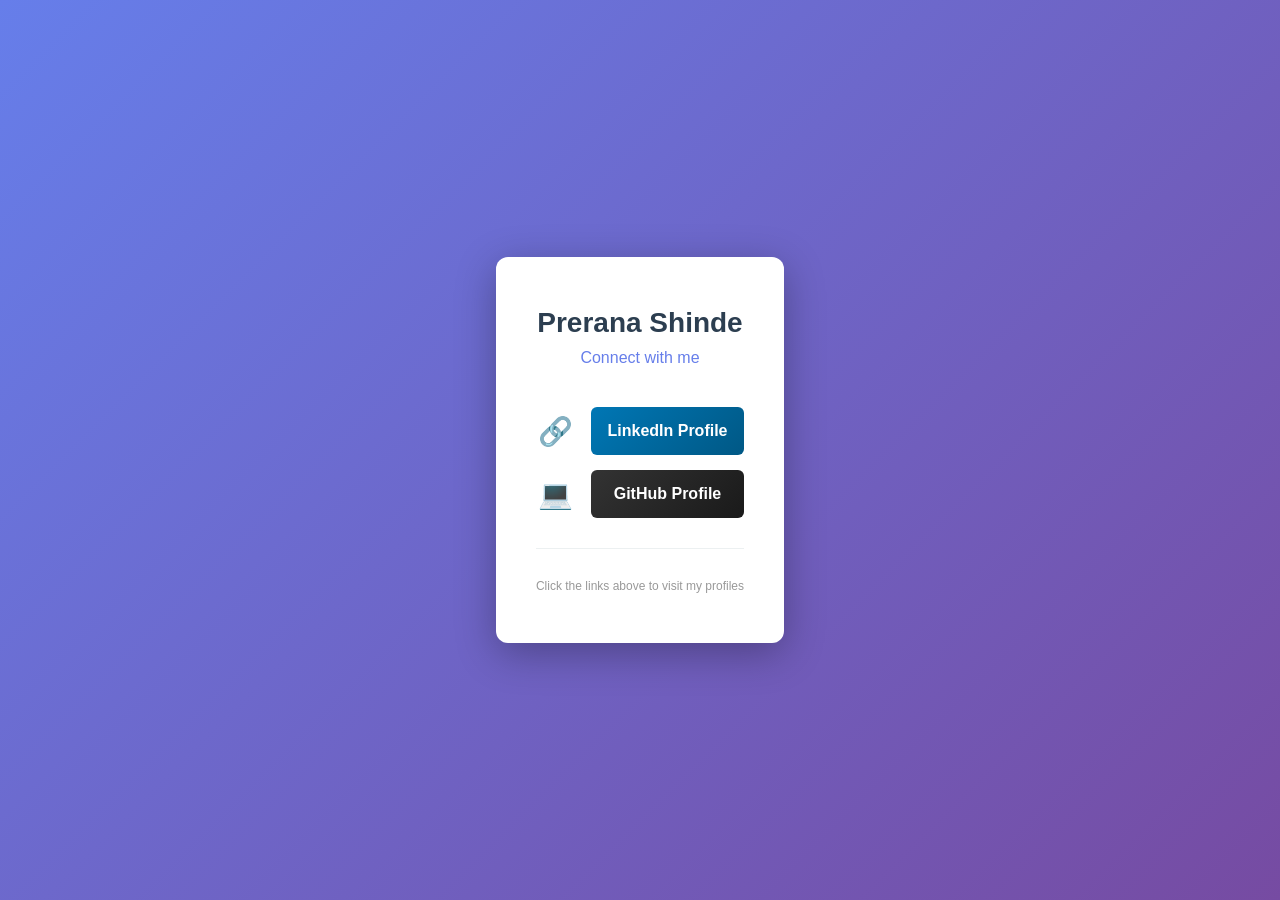
<file: EXP_7.html>
<!DOCTYPE html>
<html lang="en">
<head>
    <meta charset="UTF-8">
    <meta name="viewport" content="width=device-width, initial-scale=1.0">
    <title>Social Links - Prerana Shinde</title>
    <style>
        * {
            margin: 0;
            padding: 0;
            box-sizing: border-box;
        }

        body {
            font-family: 'Segoe UI', Tahoma, Geneva, Verdana, sans-serif;
            background: linear-gradient(135deg, #667eea 0%, #764ba2 100%);
            min-height: 100vh;
            display: flex;
            justify-content: center;
            align-items: center;
            padding: 20px;
        }

        .container {
            background-color: white;
            border-radius: 12px;
            box-shadow: 0 10px 40px rgba(0, 0, 0, 0.3);
            padding: 50px 40px;
            max-width: 400px;
            text-align: center;
        }

        h1 {
            color: #2c3e50;
            margin-bottom: 10px;
            font-size: 28px;
        }

        .subtitle {
            color: #667eea;
            margin-bottom: 40px;
            font-size: 16px;
            font-weight: 500;
        }

        .links-section {
            display: flex;
            flex-direction: column;
            gap: 15px;
        }

        .link-item {
            display: flex;
            align-items: center;
            gap: 15px;
        }

        .link-icon {
            font-size: 28px;
            min-width: 40px;
            text-align: center;
        }

        .link-item a {
            flex: 1;
            padding: 15px;
            text-decoration: none;
            color: white;
            border-radius: 6px;
            font-weight: 600;
            transition: all 0.3s ease;
            display: block;
        }

        .linkedin {
            background: linear-gradient(135deg, #0077b5 0%, #005885 100%);
        }

        .linkedin:hover {
            transform: translateY(-3px);
            box-shadow: 0 8px 20px rgba(0, 119, 181, 0.4);
        }

        .github {
            background: linear-gradient(135deg, #333 0%, #1a1a1a 100%);
        }

        .github:hover {
            transform: translateY(-3px);
            box-shadow: 0 8px 20px rgba(51, 51, 51, 0.4);
        }

        .divider {
            height: 1px;
            background-color: #ecf0f1;
            margin: 30px 0;
        }

        .footer-text {
            color: #999;
            font-size: 12px;
            margin-top: 20px;
        }

        @media (max-width: 480px) {
            .container {
                padding: 30px 20px;
            }

            h1 {
                font-size: 24px;
            }

            .link-item a {
                padding: 12px;
                font-size: 14px;
            }
        }
    </style>
</head>
<body>
    <div class="container">
        <h1>Prerana Shinde</h1>
        <p class="subtitle">Connect with me</p>

        <div class="links-section">
            <div class="link-item">
                <span class="link-icon">🔗</span>
                <a href="https://www.linkedin.com/in/prerana-shinde-17b54832b/" target="_blank" class="linkedin">
                    LinkedIn Profile
                </a>
            </div>

            <div class="link-item">
                <span class="link-icon">💻</span>
                <a href="https://github.com/Prerana030806" target="_blank" class="github">
                    GitHub Profile
                </a>
            </div>
        </div>

        <div class="divider"></div>

        <p class="footer-text">Click the links above to visit my profiles</p>
    </div>
</body>
</html>
</file>
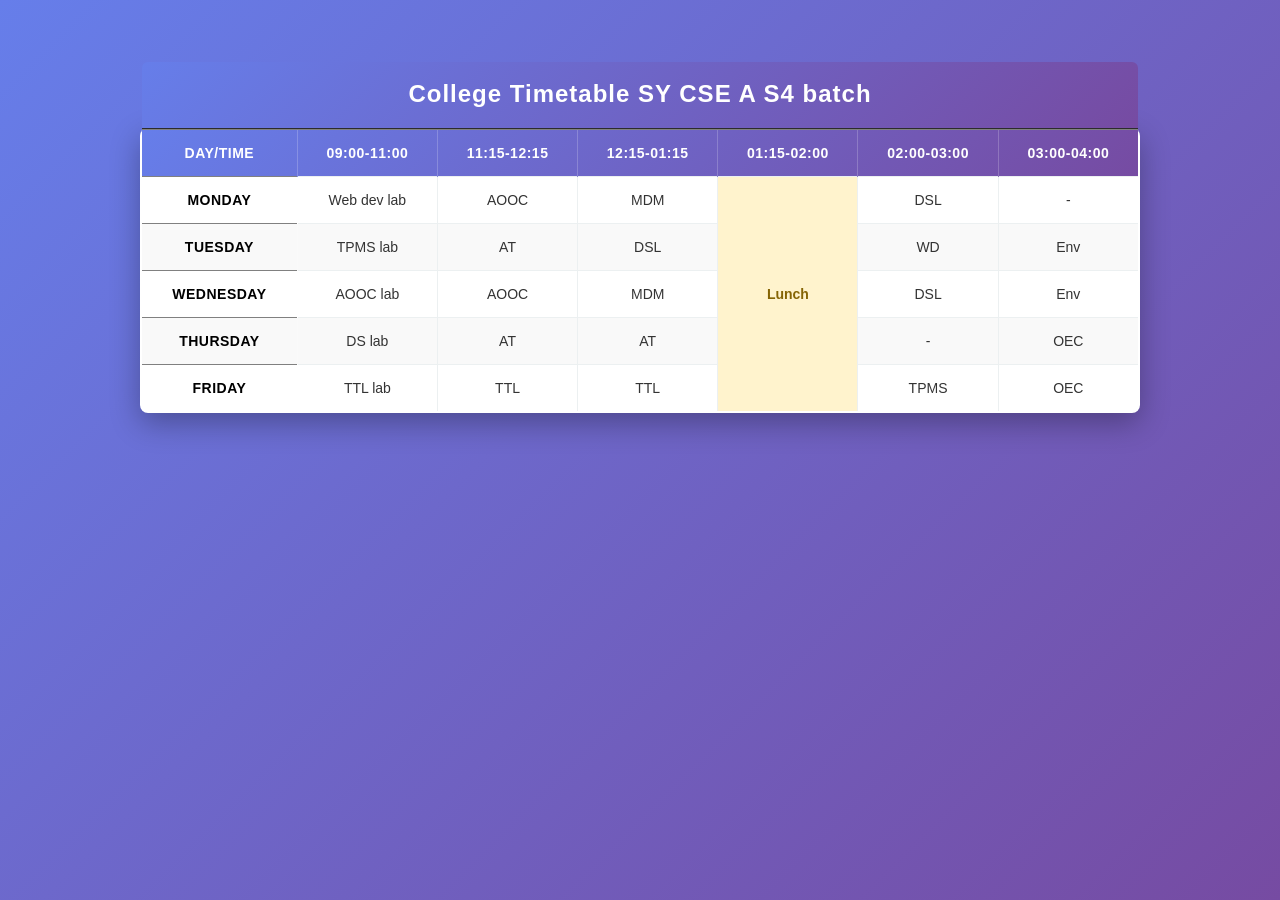
<file: EXP_8.html>
<!DOCTYPE html>
<html>
<head>
    <meta charset="utf-8">
    <title >College Timetable</title>
    <style>
        * {
            margin: 0;
            padding: 0;
            box-sizing: border-box;
        }

        body {
            font-family: 'Segoe UI', Tahoma, Geneva, Verdana, sans-serif;
            background: linear-gradient(135deg, #667eea 0%, #764ba2 100%);
            min-height: 100vh;
            padding: 30px 20px;
        }

        table {
            width: 90%;
            max-width: 1000px;
            border-collapse: collapse;
            margin: 30px auto;
            background-color: white;
            box-shadow: 0 10px 30px rgba(0, 0, 0, 0.3);
            border-radius: 8px;
            overflow: hidden;
        }

        caption {
            padding: 20px;
            background: linear-gradient(135deg, #667eea 0%, #764ba2 100%);
            color: white;
            font-size: 24px;
            font-weight: bold;
            text-align: center;
            letter-spacing: 1px;
        }

        thead {
            background: linear-gradient(135deg, #667eea 0%, #764ba2 100%);
            color: white;
        }

        th {
            padding: 15px;
            text-align: center;
            font-size: 14px;
            font-weight: 600;
            letter-spacing: 0.5px;
            text-transform: uppercase;
            border-right: 1px solid rgba(255, 255, 255, 0.2);
        }

        th:last-child {
            border-right: none;
        }

        td {
            padding: 12px 15px;
            text-align: center;
            border: 1px solid #ecf0f1;
            font-size: 14px;
            color: #333;
        }

        tbody tr {
            transition: background-color 0.3s ease, box-shadow 0.3s ease;
        }

        tbody tr:hover {
            background-color: #f8f9ff;
            box-shadow: inset 0 2px 4px rgba(0, 0, 0, 0.05);
        }

        tbody tr:nth-child(even) {
            background-color: #f9f9f9;
        }

        tbody tr:nth-child(even):hover {
            background-color: #f0f1ff;
        }

        .lunch {
            background-color: #fff3cd !important;
            color: #856404;
            font-weight: 600;
        }

        .lunch:hover {
            background-color: #ffe69c !important;
        }

        @media (max-width: 768px) {
            table {
                width: 95%;
            }

            th, td {
                padding: 10px 8px;
                font-size: 12px;
            }

            caption {
                font-size: 18px;
                padding: 15px;
            }
        }

        @media print {
            body {
                background: white;
                padding: 0;
            }

            table {
                box-shadow: none;
            }
        }
    </style>
</head>
<body>
    <table border ="2" align="center">
        <caption align="center"><b>College Timetable SY CSE A S4 batch</b></caption>
        <thead>
            <tr align="center">
                <th align="center">Day/Time</th>
                <th align="center">09:00-11:00</th>
                <th align="center">11:15-12:15</th>
                <th align="center">12:15-01:15</th>
                <th align="center">01:15-02:00</th>
                <th align="center">02:00-03:00</th>
                <th align="center">03:00-04:00</th>
            </tr>
        </thead>
        <tbody>
            <tr align="center">
                <th align="center">Monday</th>
                <td align="center">Web dev lab</td>
                <td align="center">AOOC</td>
                <td align="center">MDM</td>
                <td rowspan="5" class="lunch">Lunch</td>
                <td align="center">DSL</td>
                <td align="center">-</td>
            </tr>
            <tr align ="center">
                <th align ="center">Tuesday</th>
                <td align ="center">TPMS lab</td>
                <td align ="center">AT</td>
                <td align ="center">DSL</td>
                <td align ="center">WD</td>
                <td align ="center">Env</td>
            </tr>
            <tr align ="center">
                <th align ="center">Wednesday</th>
                <td align ="center">AOOC lab</td>
                <td align ="center">AOOC</td>
                <td align ="center">MDM</td>
                <td align ="center">DSL</td>
                <td align ="center">Env</td>
            </tr>
            <tr align ="center">
                <th align ="center">Thursday</th>
                <td align ="center">DS lab</td>
                <td align ="center">AT</td>
                <td align ="center">AT</td>
                <td align ="center">-</td>
                <td align ="center">OEC</td>
            </tr>
            <tr align ="center">
                <th align ="center">Friday</th>
                <td align ="center">TTL lab</td>
                <td align ="center">TTL</td>
                <td align ="center">TTL</td>
                <td align ="center">TPMS</td>
                <td align ="center">OEC</td>
            </tr>
        </tbody>
    </table>
</body>
</html>
</file>
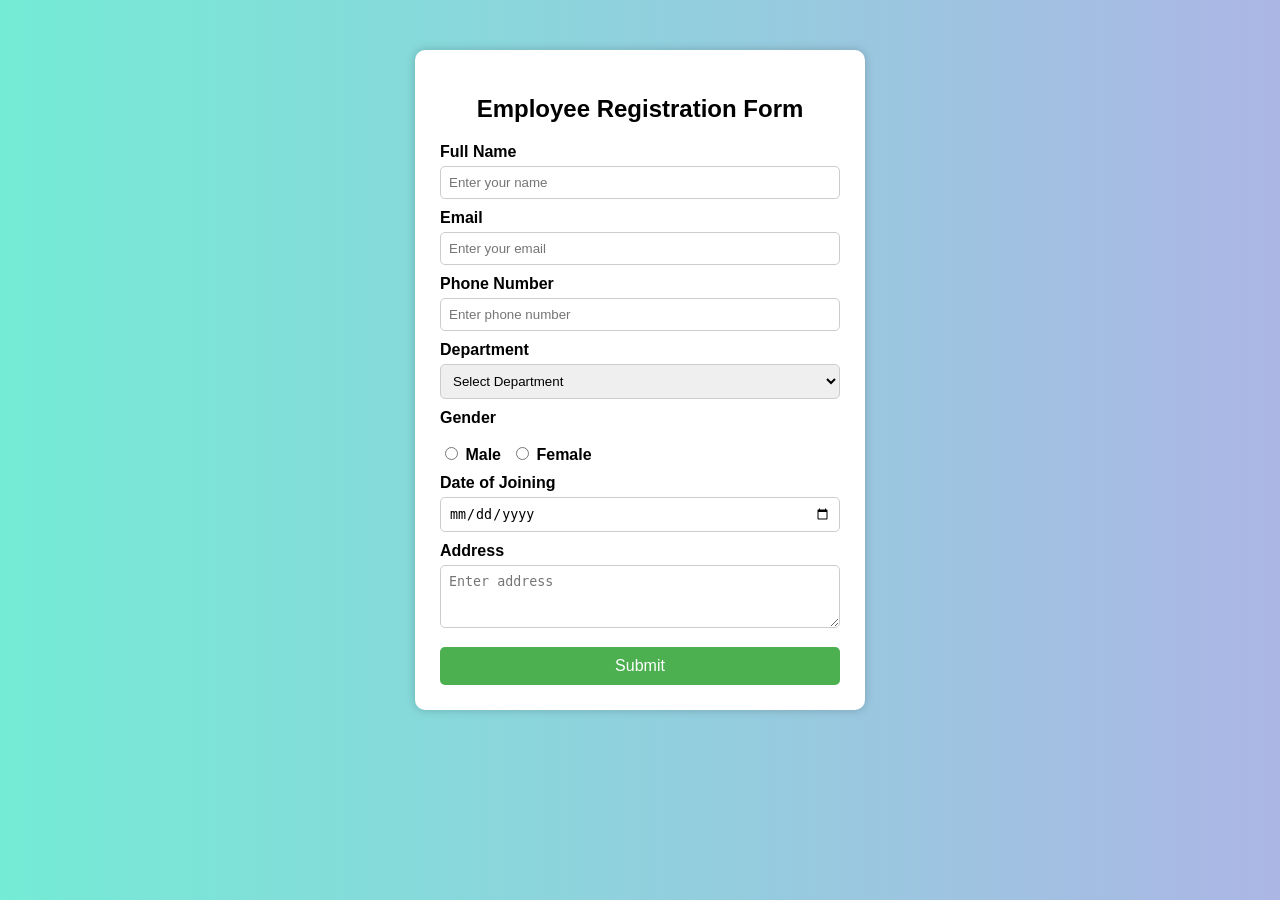
<file: EXP_9.html>
<!DOCTYPE html>
<html lang="en">
<head>
    <meta charset="UTF-8">
    <title>Employee Registration Form</title>

    <style>
        body {
            font-family: Arial, sans-serif;
            background: linear-gradient(to right, #74ebd5, #ACB6E5);
            margin: 0;
            padding: 0;
        }

        .container {
            width: 400px;
            margin: 50px auto;
            background: #fff;
            padding: 25px;
            border-radius: 10px;
            box-shadow: 0 0 10px rgba(0,0,0,0.2);
        }

        h2 {
            text-align: center;
            margin-bottom: 20px;
        }

        label {
            font-weight: bold;
            display: block;
            margin-top: 10px;
        }

        input, select, textarea {
            width: 100%;
            padding: 8px;
            margin-top: 5px;
            border-radius: 5px;
            border: 1px solid #ccc;
            box-sizing: border-box;
        }

        .gender {
            display: flex;
            gap: 10px;
            margin-top: 5px;
        }

        .gender input {
            width: auto;
        }

        button {
            width: 100%;
            margin-top: 15px;
            padding: 10px;
            border: none;
            background: #4CAF50;
            color: white;
            font-size: 16px;
            border-radius: 5px;
            cursor: pointer;
        }

        button:hover {
            background: #45a049;
        }
    </style>
</head>

<body>

<div class="container">
    <h2>Employee Registration Form</h2>

    <form>
        <label>Full Name</label>
        <input type="text" placeholder="Enter your name" required>

        <label>Email</label>
        <input type="email" placeholder="Enter your email" required>

        <label>Phone Number</label>
        <input type="tel" placeholder="Enter phone number" required>

        <label>Department</label>
        <select required>
            <option value="">Select Department</option>
            <option>HR</option>
            <option>IT</option>
            <option>Finance</option>
            <option>Marketing</option>
        </select>

        <label>Gender</label>
        <div class="gender">
            <label><input type="radio" name="gender"> Male</label>
            <label><input type="radio" name="gender"> Female</label>
        </div>

        <label>Date of Joining</label>
        <input type="date" required>

        <label>Address</label>
        <textarea rows="3" placeholder="Enter address"></textarea>

        <button type="submit">Submit</button>
    </form>
</div>

</body>
</html>
</file>
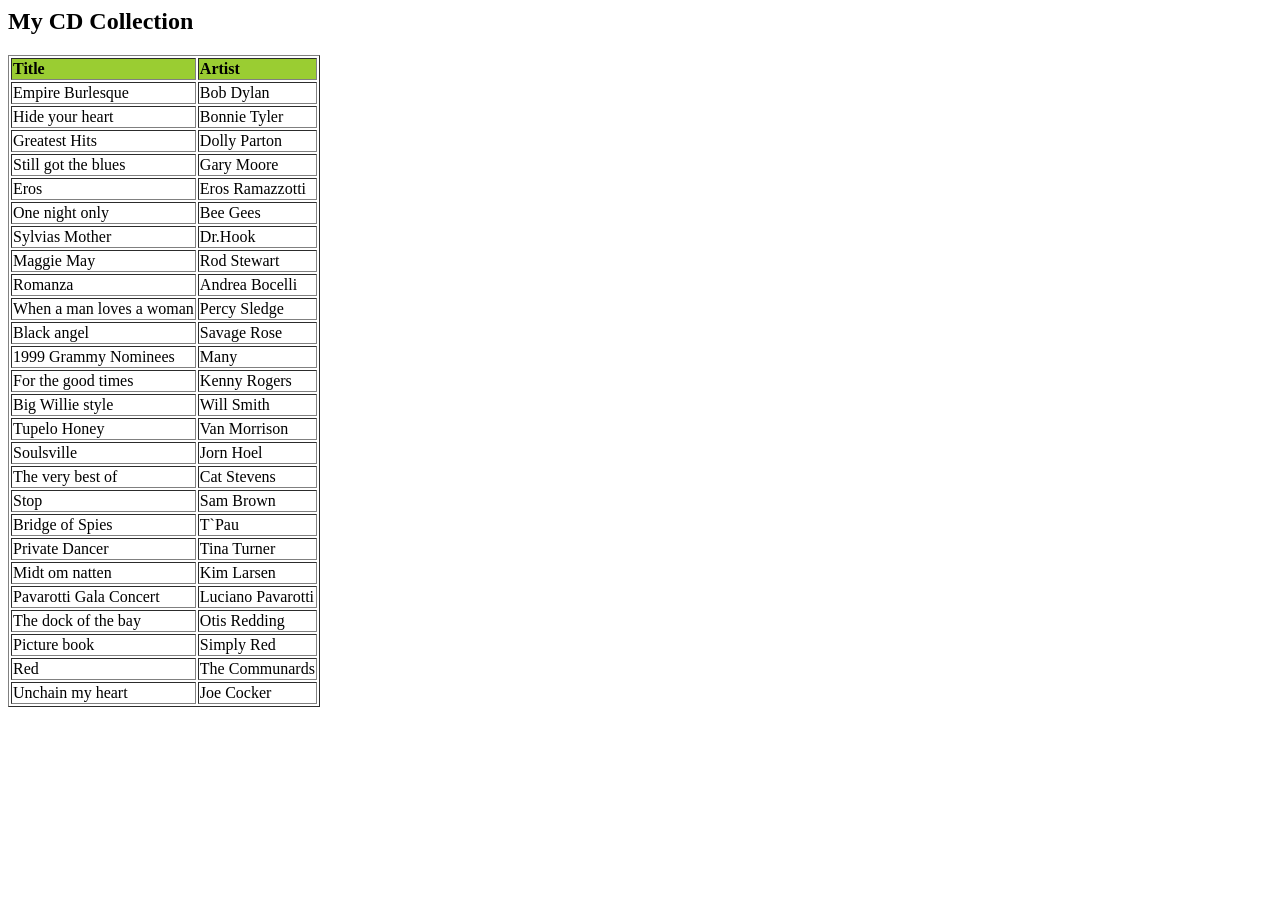
<file: EXP_12/cdcatlog_output.html>
<html>
    <head><meta charset="utf-8"></head><head></head><body>
    <h2>My CD Collection</h2>
    <table border="1">
      <tbody><tr bgcolor="#9acd32">
        <th style="text-align:left">Title</th>
        <th style="text-align:left">Artist</th>
      </tr>
      <tr>
        <td>Empire Burlesque</td>
        <td>Bob Dylan</td>
      </tr>
      <tr>
        <td>Hide your heart</td>
        <td>Bonnie Tyler</td>
      </tr>
      <tr>
        <td>Greatest Hits</td>
        <td>Dolly Parton</td>
      </tr>
      <tr>
        <td>Still got the blues</td>
        <td>Gary Moore</td>
      </tr>
      <tr>
        <td>Eros</td>
        <td>Eros Ramazzotti</td>
      </tr>
      <tr>
        <td>One night only</td>
        <td>Bee Gees</td>
      </tr>
      <tr>
        <td>Sylvias Mother</td>
        <td>Dr.Hook</td>
      </tr>
      <tr>
        <td>Maggie May</td>
        <td>Rod Stewart</td>
      </tr>
      <tr>
        <td>Romanza</td>
        <td>Andrea Bocelli</td>
      </tr>
      <tr>
        <td>When a man loves a woman</td>
        <td>Percy Sledge</td>
      </tr>
      <tr>
        <td>Black angel</td>
        <td>Savage Rose</td>
      </tr>
      <tr>
        <td>1999 Grammy Nominees</td>
        <td>Many</td>
      </tr>
      <tr>
        <td>For the good times</td>
        <td>Kenny Rogers</td>
      </tr>
      <tr>
        <td>Big Willie style</td>
        <td>Will Smith</td>
      </tr>
      <tr>
        <td>Tupelo Honey</td>
        <td>Van Morrison</td>
      </tr>
      <tr>
        <td>Soulsville</td>
        <td>Jorn Hoel</td>
      </tr>
      <tr>
        <td>The very best of</td>
        <td>Cat Stevens</td>
      </tr>
      <tr>
        <td>Stop</td>
        <td>Sam Brown</td>
      </tr>
      <tr>
        <td>Bridge of Spies</td>
        <td>T`Pau</td>
      </tr>
      <tr>
        <td>Private Dancer</td>
        <td>Tina Turner</td>
      </tr>
      <tr>
        <td>Midt om natten</td>
        <td>Kim Larsen</td>
      </tr>
      <tr>
        <td>Pavarotti Gala Concert</td>
        <td>Luciano Pavarotti</td>
      </tr>
      <tr>
        <td>The dock of the bay</td>
        <td>Otis Redding</td>
      </tr>
      <tr>
        <td>Picture book</td>
        <td>Simply Red</td>
      </tr>
      <tr>
        <td>Red</td>
        <td>The Communards</td>
      </tr>
      <tr>
        <td>Unchain my heart</td>
        <td>Joe Cocker</td>
      </tr>
    </tbody></table>
  
</body></html>
</file>
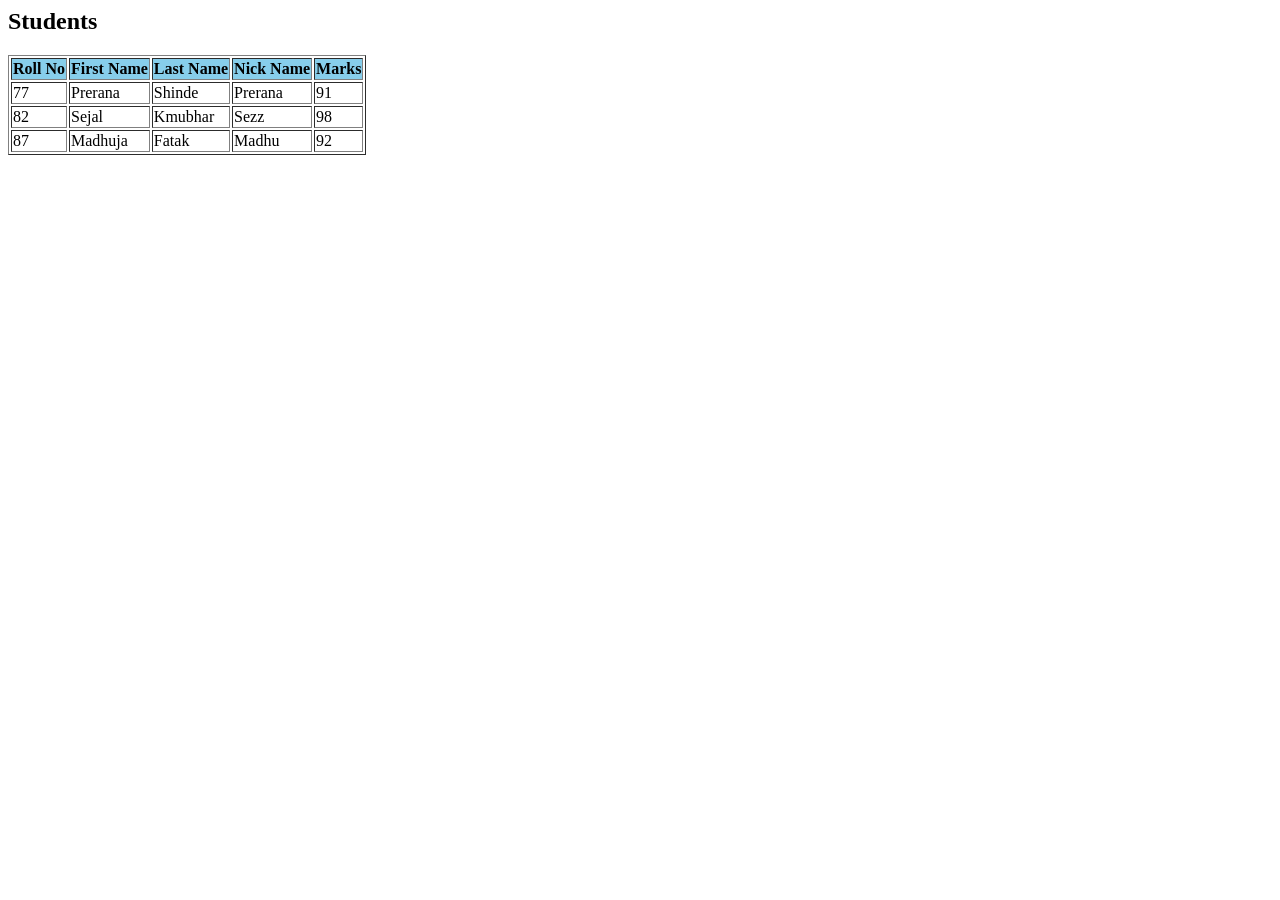
<file: EXP_13/students_output.html>
<html>
    <head><meta charset="utf-8"></head><head></head><body>
    <h2>Students</h2>
    <table border="1">
      <tbody><tr bgcolor="#87CEEB">
        <th>Roll No</th>
        <th>First Name</th>
        <th>Last Name</th>
        <th>Nick Name</th>
        <th>Marks</th>
      </tr>
      <tr>
        <td>77</td>
        <td>Prerana</td>
        <td>Shinde</td>
        <td>Prerana</td>
        <td>91</td>
      </tr>
      <tr>
        <td>82</td>
        <td>Sejal</td>
        <td>Kmubhar</td>
        <td>Sezz</td>
        <td>98</td>
      </tr>
        <tr>
            <td>87</td>
            <td>Madhuja</td>
            <td>Fatak</td>
            <td>Madhu</td>
            <td>92</td>
        </tr>
    </tbody></table>
</body></html>
</file>
